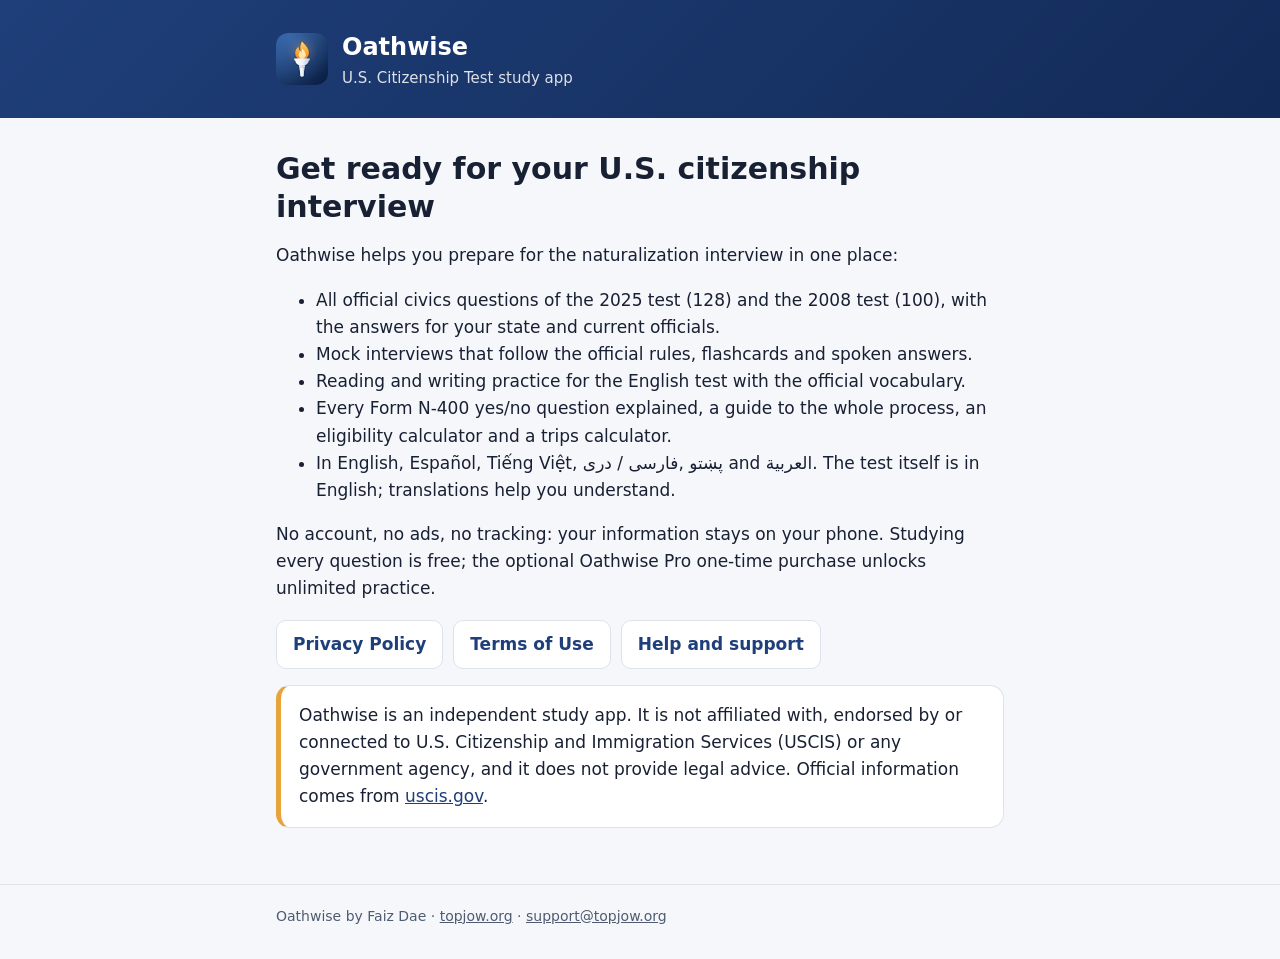
<file: index.html>
<!doctype html>
<html lang="en">
<head>
<meta charset="utf-8">
<meta name="viewport" content="width=device-width, initial-scale=1">
<title>Oathwise · U.S. Citizenship Test study app</title>
<meta name="description" content="Prepare for the U.S. naturalization interview: all official civics questions (2025 and 2008 tests), mock interviews, the English test and the Form N-400, in English, Spanish, Vietnamese, Persian, Pashto and Arabic.">
<link rel="icon" href="icon.png">
<link rel="stylesheet" href="style.css">
</head>
<body>
<header>
  <div class="wrap">
    <img src="icon.png" alt="" width="52" height="52">
    <div>
      <p class="name">Oathwise</p>
      <p class="tagline">U.S. Citizenship Test study app</p>
    </div>
  </div>
</header>
<main>
<div class="wrap">
<h1>Get ready for your U.S. citizenship interview</h1>
<p>Oathwise helps you prepare for the naturalization interview in one place:</p>
<ul>
  <li>All official civics questions of the 2025 test (128) and the 2008 test
  (100), with the answers for your state and current officials.</li>
  <li>Mock interviews that follow the official rules, flashcards and spoken
  answers.</li>
  <li>Reading and writing practice for the English test with the official
  vocabulary.</li>
  <li>Every Form N-400 yes/no question explained, a guide to the whole
  process, an eligibility calculator and a trips calculator.</li>
  <li>In English, Español, Tiếng Việt, <bdi lang="fa">فارسی / دری</bdi>,
  <bdi lang="ps">پښتو</bdi> and <bdi lang="ar">العربية</bdi>. The
  test itself is in English; translations help you understand.</li>
</ul>
<p>No account, no ads, no tracking: your information stays on your phone.
Studying every question is free; the optional Oathwise Pro one-time purchase
unlocks unlimited practice.</p>

<nav class="links">
  <a href="privacy/">Privacy Policy</a>
  <a href="terms/">Terms of Use</a>
  <a href="support/">Help and support</a>
</nav>

<div class="card note">Oathwise is an independent study app. It is not
affiliated with, endorsed by or connected to U.S. Citizenship and Immigration
Services (USCIS) or any government agency, and it does not provide legal
advice. Official information comes from
<a href="https://www.uscis.gov/citizenship">uscis.gov</a>.</div>
</div>
</main>
<footer>
  <div class="wrap">
    Oathwise by Faiz Dae · <a href="https://topjow.org">topjow.org</a> ·
    <a href="mailto:support@topjow.org">support@topjow.org</a>
  </div>
</footer>
</body>
</html>
</file>
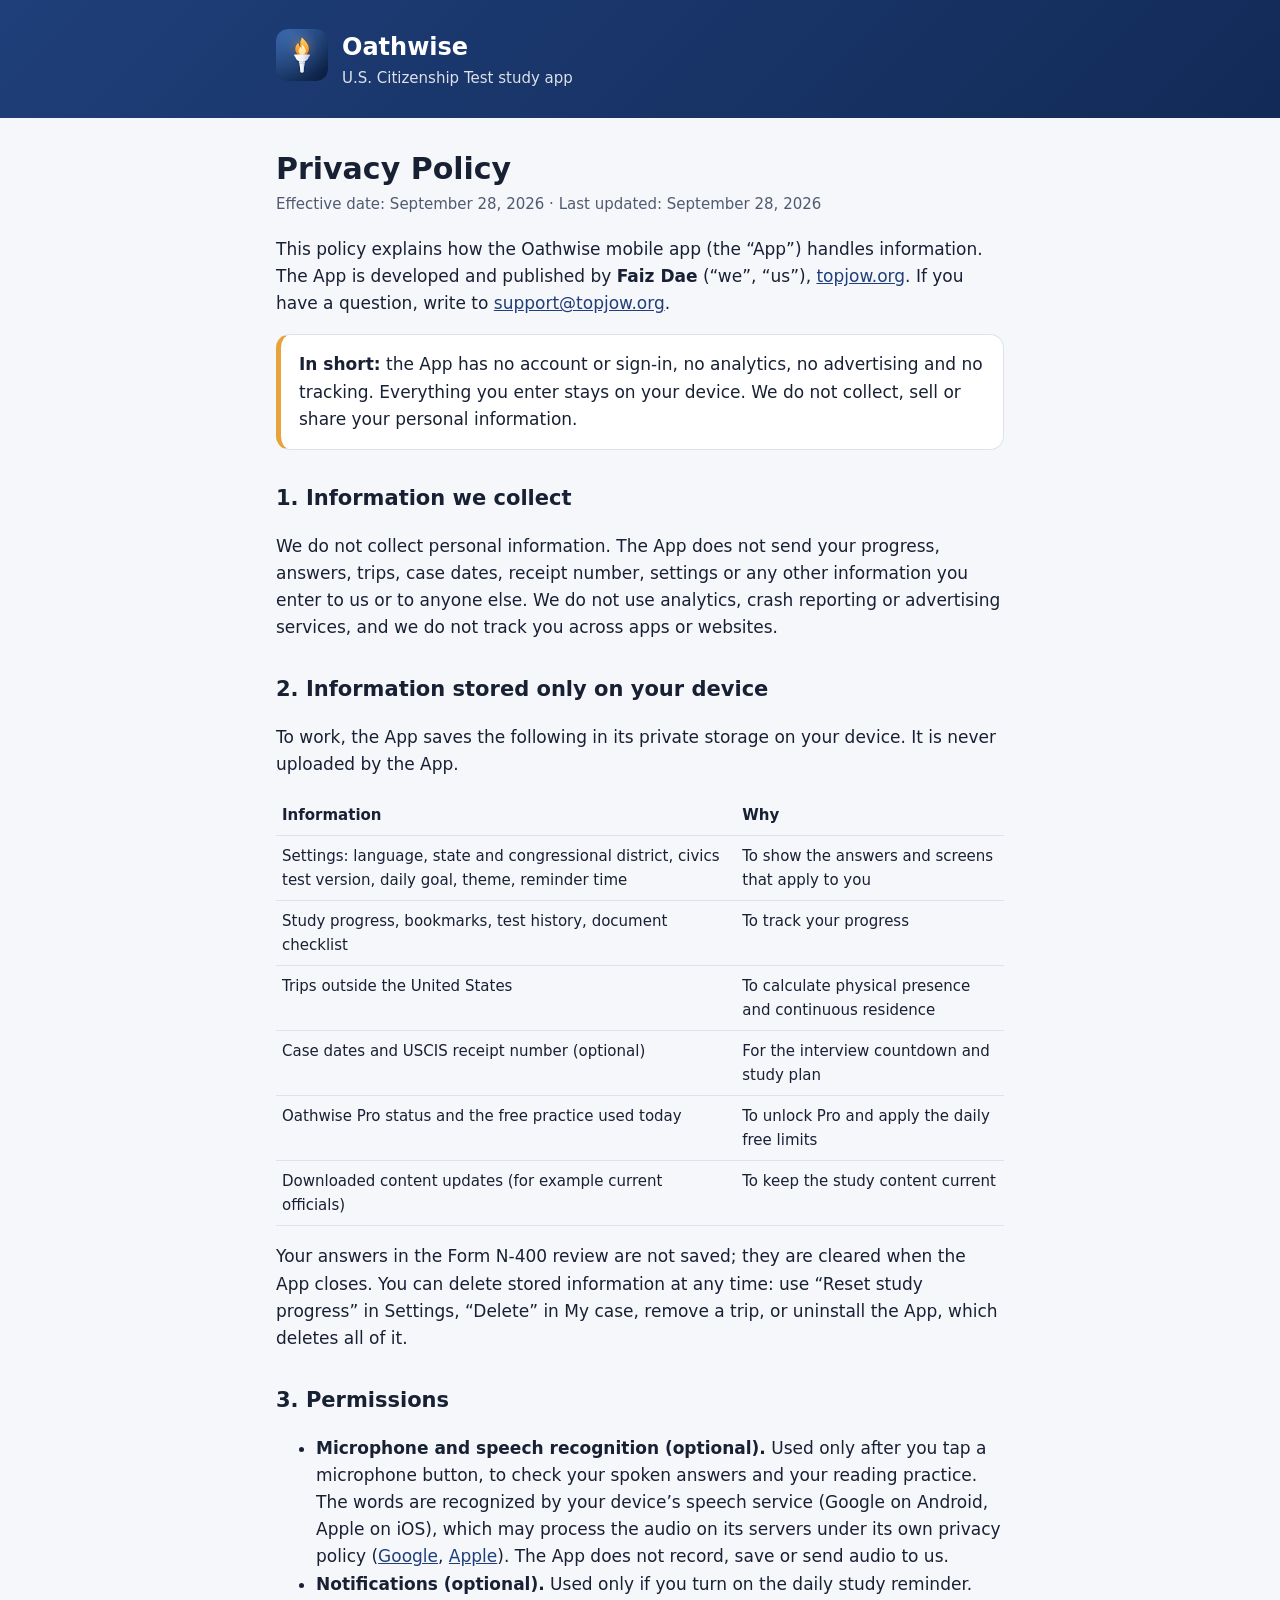
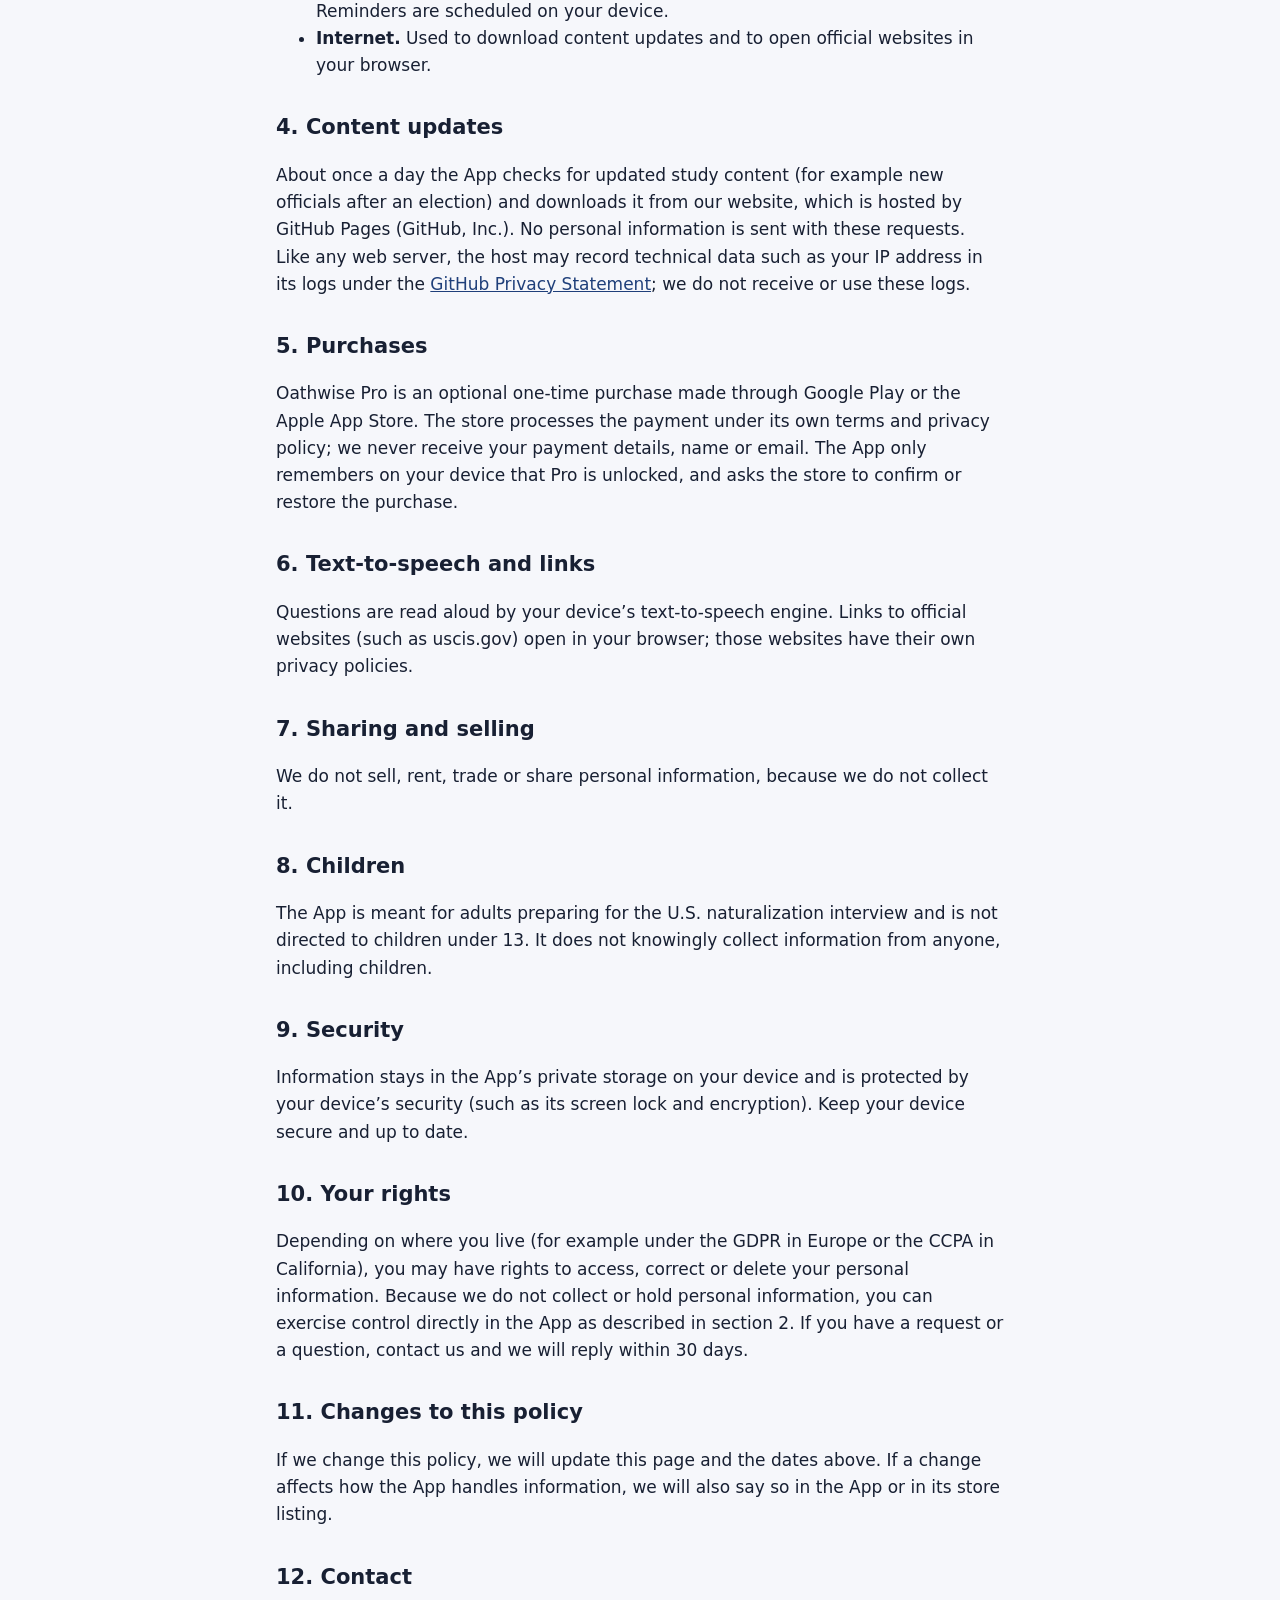
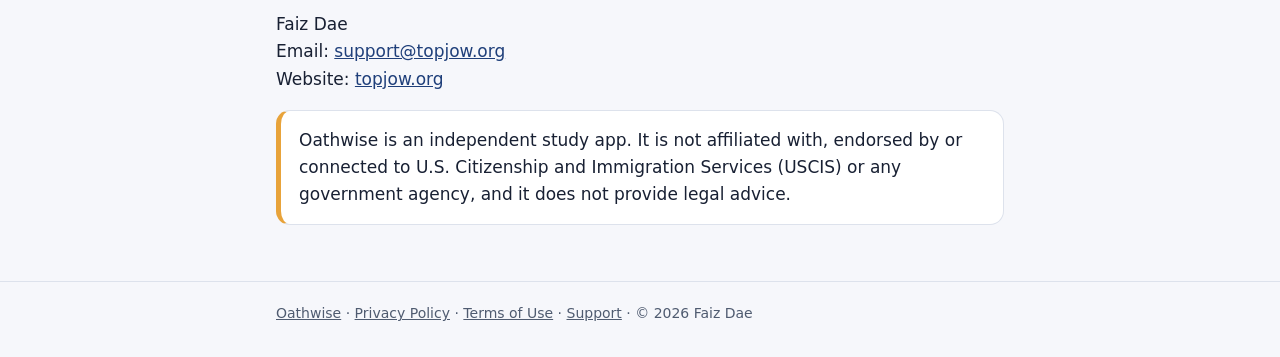
<file: privacy/index.html>
<!doctype html>
<html lang="en">
<head>
<meta charset="utf-8">
<meta name="viewport" content="width=device-width, initial-scale=1">
<title>Privacy Policy · Oathwise</title>
<meta name="description" content="Privacy policy of Oathwise, the U.S. citizenship test study app. No account, no analytics, no ads: your data stays on your device.">
<link rel="icon" href="../icon.png">
<link rel="stylesheet" href="../style.css">
</head>
<body>
<header>
  <div class="wrap">
    <a href="../" aria-label="Oathwise home"><img src="../icon.png" alt="" width="52" height="52"></a>
    <div>
      <p class="name"><a href="../">Oathwise</a></p>
      <p class="tagline">U.S. Citizenship Test study app</p>
    </div>
  </div>
</header>
<main>
<div class="wrap">
<h1>Privacy Policy</h1>
<p class="meta">Effective date: September 28, 2026 · Last updated: September 28, 2026</p>

<p>This policy explains how the Oathwise mobile app (the “App”) handles
information. The App is developed and published by <strong>Faiz Dae</strong>
(“we”, “us”), <a href="https://topjow.org">topjow.org</a>. If you have a
question, write to <a href="mailto:support@topjow.org">support@topjow.org</a>.</p>

<div class="card note">
  <strong>In short:</strong> the App has no account or sign-in, no analytics,
  no advertising and no tracking. Everything you enter stays on your device.
  We do not collect, sell or share your personal information.
</div>

<h2>1. Information we collect</h2>
<p>We do not collect personal information. The App does not send your
progress, answers, trips, case dates, receipt number, settings or any other
information you enter to us or to anyone else. We do not use analytics,
crash reporting or advertising services, and we do not track you across
apps or websites.</p>

<h2>2. Information stored only on your device</h2>
<p>To work, the App saves the following in its private storage on your
device. It is never uploaded by the App.</p>
<div class="table-scroll">
<table>
  <tr><th>Information</th><th>Why</th></tr>
  <tr><td>Settings: language, state and congressional district, civics test version, daily goal, theme, reminder time</td><td>To show the answers and screens that apply to you</td></tr>
  <tr><td>Study progress, bookmarks, test history, document checklist</td><td>To track your progress</td></tr>
  <tr><td>Trips outside the United States</td><td>To calculate physical presence and continuous residence</td></tr>
  <tr><td>Case dates and USCIS receipt number (optional)</td><td>For the interview countdown and study plan</td></tr>
  <tr><td>Oathwise Pro status and the free practice used today</td><td>To unlock Pro and apply the daily free limits</td></tr>
  <tr><td>Downloaded content updates (for example current officials)</td><td>To keep the study content current</td></tr>
</table>
</div>
<p>Your answers in the Form N-400 review are not saved; they are cleared
when the App closes. You can delete stored information at any time: use
“Reset study progress” in Settings, “Delete” in My case, remove a trip, or
uninstall the App, which deletes all of it.</p>

<h2>3. Permissions</h2>
<ul>
  <li><strong>Microphone and speech recognition (optional).</strong> Used only
  after you tap a microphone button, to check your spoken answers and your
  reading practice. The words are recognized by your device’s speech service
  (Google on Android, Apple on iOS), which may process the audio on its
  servers under its own privacy policy
  (<a href="https://policies.google.com/privacy">Google</a>,
  <a href="https://www.apple.com/legal/privacy/">Apple</a>). The App does not
  record, save or send audio to us.</li>
  <li><strong>Notifications (optional).</strong> Used only if you turn on the
  daily study reminder. Reminders are scheduled on your device.</li>
  <li><strong>Internet.</strong> Used to download content updates and to open
  official websites in your browser.</li>
</ul>

<h2>4. Content updates</h2>
<p>About once a day the App checks for updated study content (for example
new officials after an election) and downloads it from our website, which
is hosted by GitHub Pages (GitHub, Inc.). No personal information is sent
with these requests. Like any web server, the host may record technical data
such as your IP address in its logs under the
<a href="https://docs.github.com/en/site-policy/privacy-policies/github-general-privacy-statement">GitHub Privacy Statement</a>;
we do not receive or use these logs.</p>

<h2>5. Purchases</h2>
<p>Oathwise Pro is an optional one-time purchase made through Google Play or
the Apple App Store. The store processes the payment under its own terms and
privacy policy; we never receive your payment details, name or email. The
App only remembers on your device that Pro is unlocked, and asks the store to
confirm or restore the purchase.</p>

<h2>6. Text-to-speech and links</h2>
<p>Questions are read aloud by your device’s text-to-speech engine. Links to
official websites (such as uscis.gov) open in your browser; those websites
have their own privacy policies.</p>

<h2>7. Sharing and selling</h2>
<p>We do not sell, rent, trade or share personal information, because we do
not collect it.</p>

<h2>8. Children</h2>
<p>The App is meant for adults preparing for the U.S. naturalization
interview and is not directed to children under 13. It does not knowingly
collect information from anyone, including children.</p>

<h2>9. Security</h2>
<p>Information stays in the App’s private storage on your device and is
protected by your device’s security (such as its screen lock and
encryption). Keep your device secure and up to date.</p>

<h2>10. Your rights</h2>
<p>Depending on where you live (for example under the GDPR in Europe or the
CCPA in California), you may have rights to access, correct or delete your
personal information. Because we do not collect or hold personal information,
you can exercise control directly in the App as described in section 2. If
you have a request or a question, contact us and we will reply within 30
days.</p>

<h2>11. Changes to this policy</h2>
<p>If we change this policy, we will update this page and the dates above.
If a change affects how the App handles information, we will also say so in
the App or in its store listing.</p>

<h2>12. Contact</h2>
<p>Faiz Dae<br>
Email: <a href="mailto:support@topjow.org">support@topjow.org</a><br>
Website: <a href="https://topjow.org">topjow.org</a></p>

<div class="card note">Oathwise is an independent study app. It is not
affiliated with, endorsed by or connected to U.S. Citizenship and Immigration
Services (USCIS) or any government agency, and it does not provide legal
advice.</div>
</div>
</main>
<footer>
  <div class="wrap">
    <a href="../">Oathwise</a> · <a href="../privacy/">Privacy Policy</a> ·
    <a href="../terms/">Terms of Use</a> · <a href="../support/">Support</a> ·
    © 2026 Faiz Dae
  </div>
</footer>
</body>
</html>
</file>
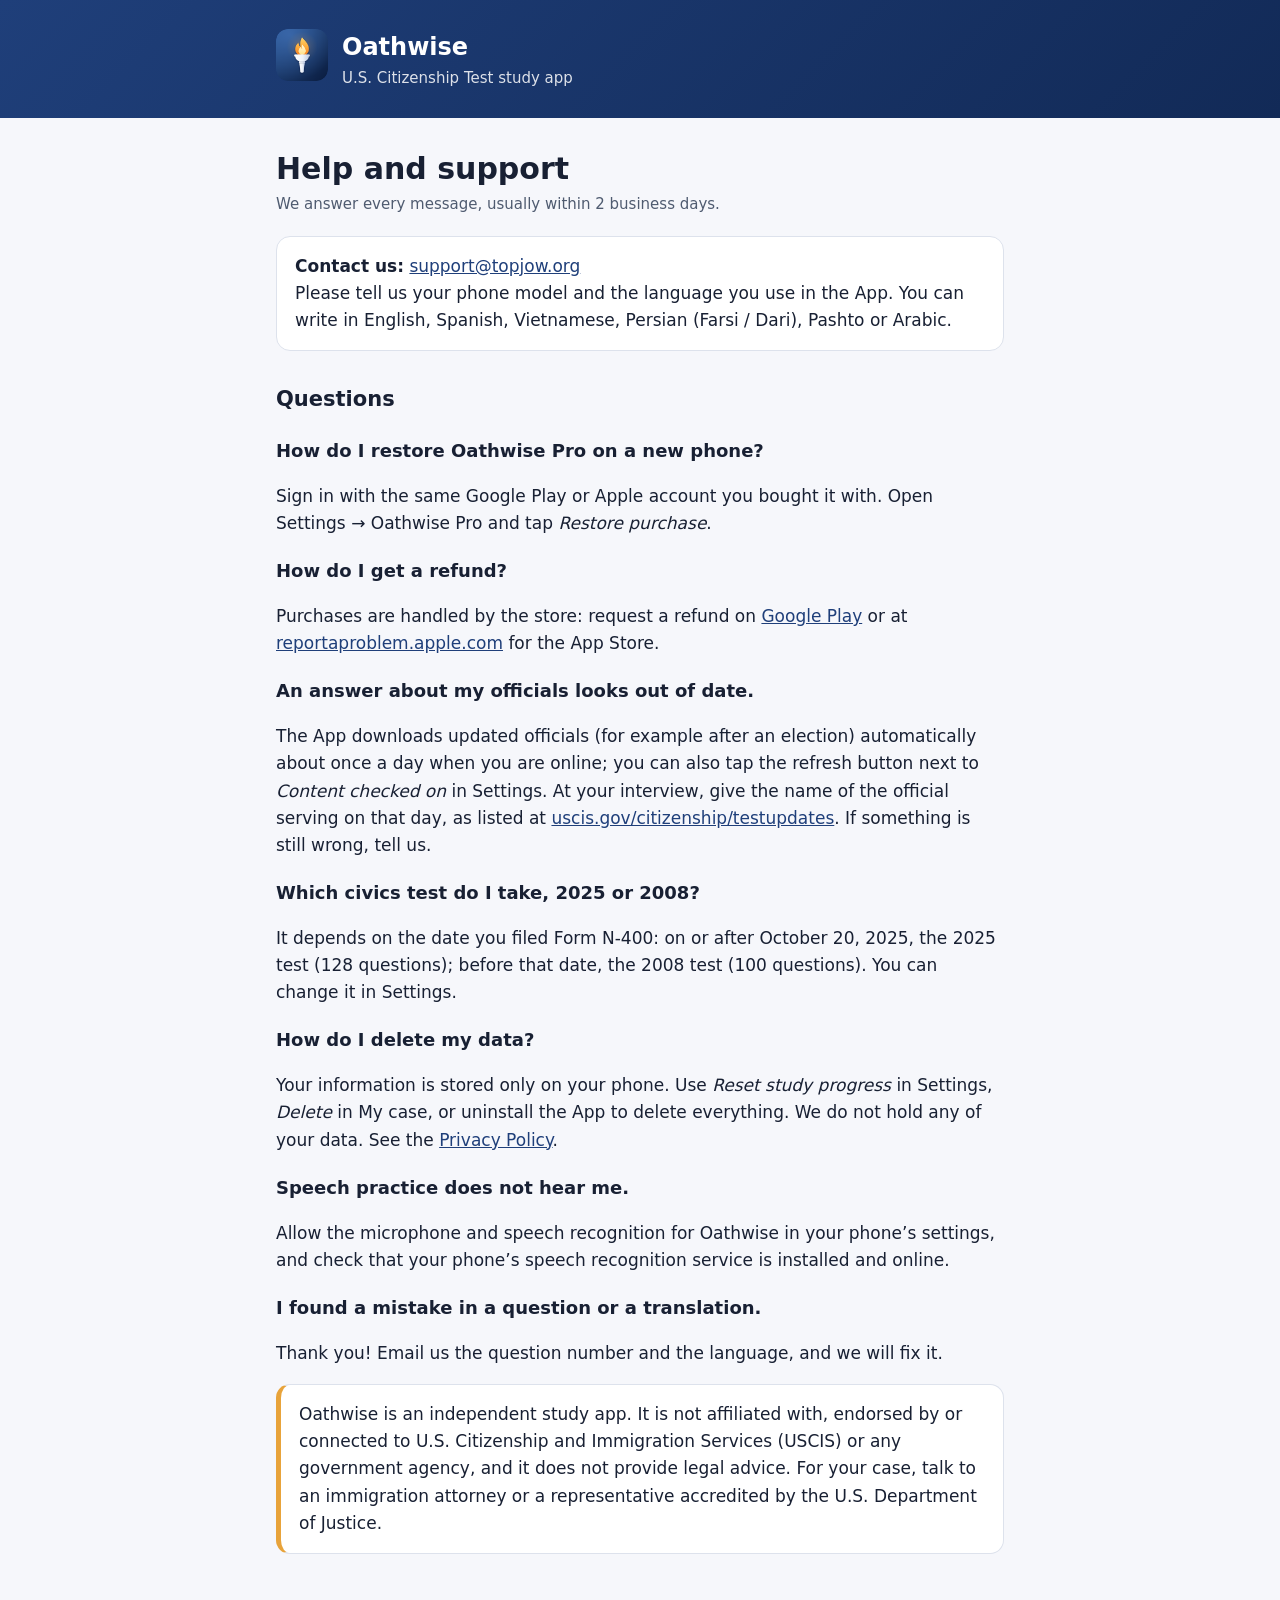
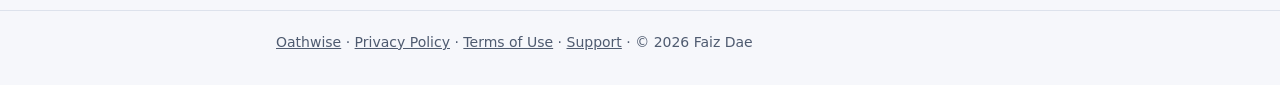
<file: support/index.html>
<!doctype html>
<html lang="en">
<head>
<meta charset="utf-8">
<meta name="viewport" content="width=device-width, initial-scale=1">
<title>Support · Oathwise</title>
<meta name="description" content="Help and contact for Oathwise, the U.S. citizenship test study app.">
<link rel="icon" href="../icon.png">
<link rel="stylesheet" href="../style.css">
</head>
<body>
<header>
  <div class="wrap">
    <a href="../" aria-label="Oathwise home"><img src="../icon.png" alt="" width="52" height="52"></a>
    <div>
      <p class="name"><a href="../">Oathwise</a></p>
      <p class="tagline">U.S. Citizenship Test study app</p>
    </div>
  </div>
</header>
<main>
<div class="wrap">
<h1>Help and support</h1>
<p class="meta">We answer every message, usually within 2 business days.</p>

<div class="card">
  <strong>Contact us:</strong>
  <a href="mailto:support@topjow.org?subject=Oathwise%20support">support@topjow.org</a><br>
  Please tell us your phone model and the language you use in the App. You can write in English, Spanish, Vietnamese, Persian
  (Farsi / Dari), Pashto or Arabic.
</div>

<h2>Questions</h2>

<h3>How do I restore Oathwise Pro on a new phone?</h3>
<p>Sign in with the same Google Play or Apple account you bought it with.
Open Settings → Oathwise Pro and tap <em>Restore purchase</em>.</p>

<h3>How do I get a refund?</h3>
<p>Purchases are handled by the store: request a refund on
<a href="https://support.google.com/googleplay/answer/2479637">Google Play</a>
or at <a href="https://reportaproblem.apple.com/">reportaproblem.apple.com</a>
for the App Store.</p>

<h3>An answer about my officials looks out of date.</h3>
<p>The App downloads updated officials (for example after an election)
automatically about once a day when you are online; you can also tap the
refresh button next to <em>Content checked on</em> in Settings. At your interview, give the name of
the official serving on that day, as listed at
<a href="https://www.uscis.gov/citizenship/testupdates">uscis.gov/citizenship/testupdates</a>.
If something is still wrong, tell us.</p>

<h3>Which civics test do I take, 2025 or 2008?</h3>
<p>It depends on the date you filed Form N-400: on or after October 20,
2025, the 2025 test (128 questions); before that date, the 2008 test (100
questions). You can change it in Settings.</p>

<h3>How do I delete my data?</h3>
<p>Your information is stored only on your phone. Use <em>Reset study
progress</em> in Settings, <em>Delete</em> in My case, or uninstall the App to
delete everything. We do not hold any of your data. See the
<a href="../privacy/">Privacy Policy</a>.</p>

<h3>Speech practice does not hear me.</h3>
<p>Allow the microphone and speech recognition for Oathwise in your phone’s
settings, and check that your phone’s speech recognition service is
installed and online.</p>

<h3>I found a mistake in a question or a translation.</h3>
<p>Thank you! Email us the question number and the language, and we will fix
it.</p>

<div class="card note">Oathwise is an independent study app. It is not
affiliated with, endorsed by or connected to U.S. Citizenship and Immigration
Services (USCIS) or any government agency, and it does not provide legal
advice. For your case, talk to an immigration attorney or a representative
accredited by the U.S. Department of Justice.</div>
</div>
</main>
<footer>
  <div class="wrap">
    <a href="../">Oathwise</a> · <a href="../privacy/">Privacy Policy</a> ·
    <a href="../terms/">Terms of Use</a> · <a href="../support/">Support</a> ·
    © 2026 Faiz Dae
  </div>
</footer>
</body>
</html>
</file>
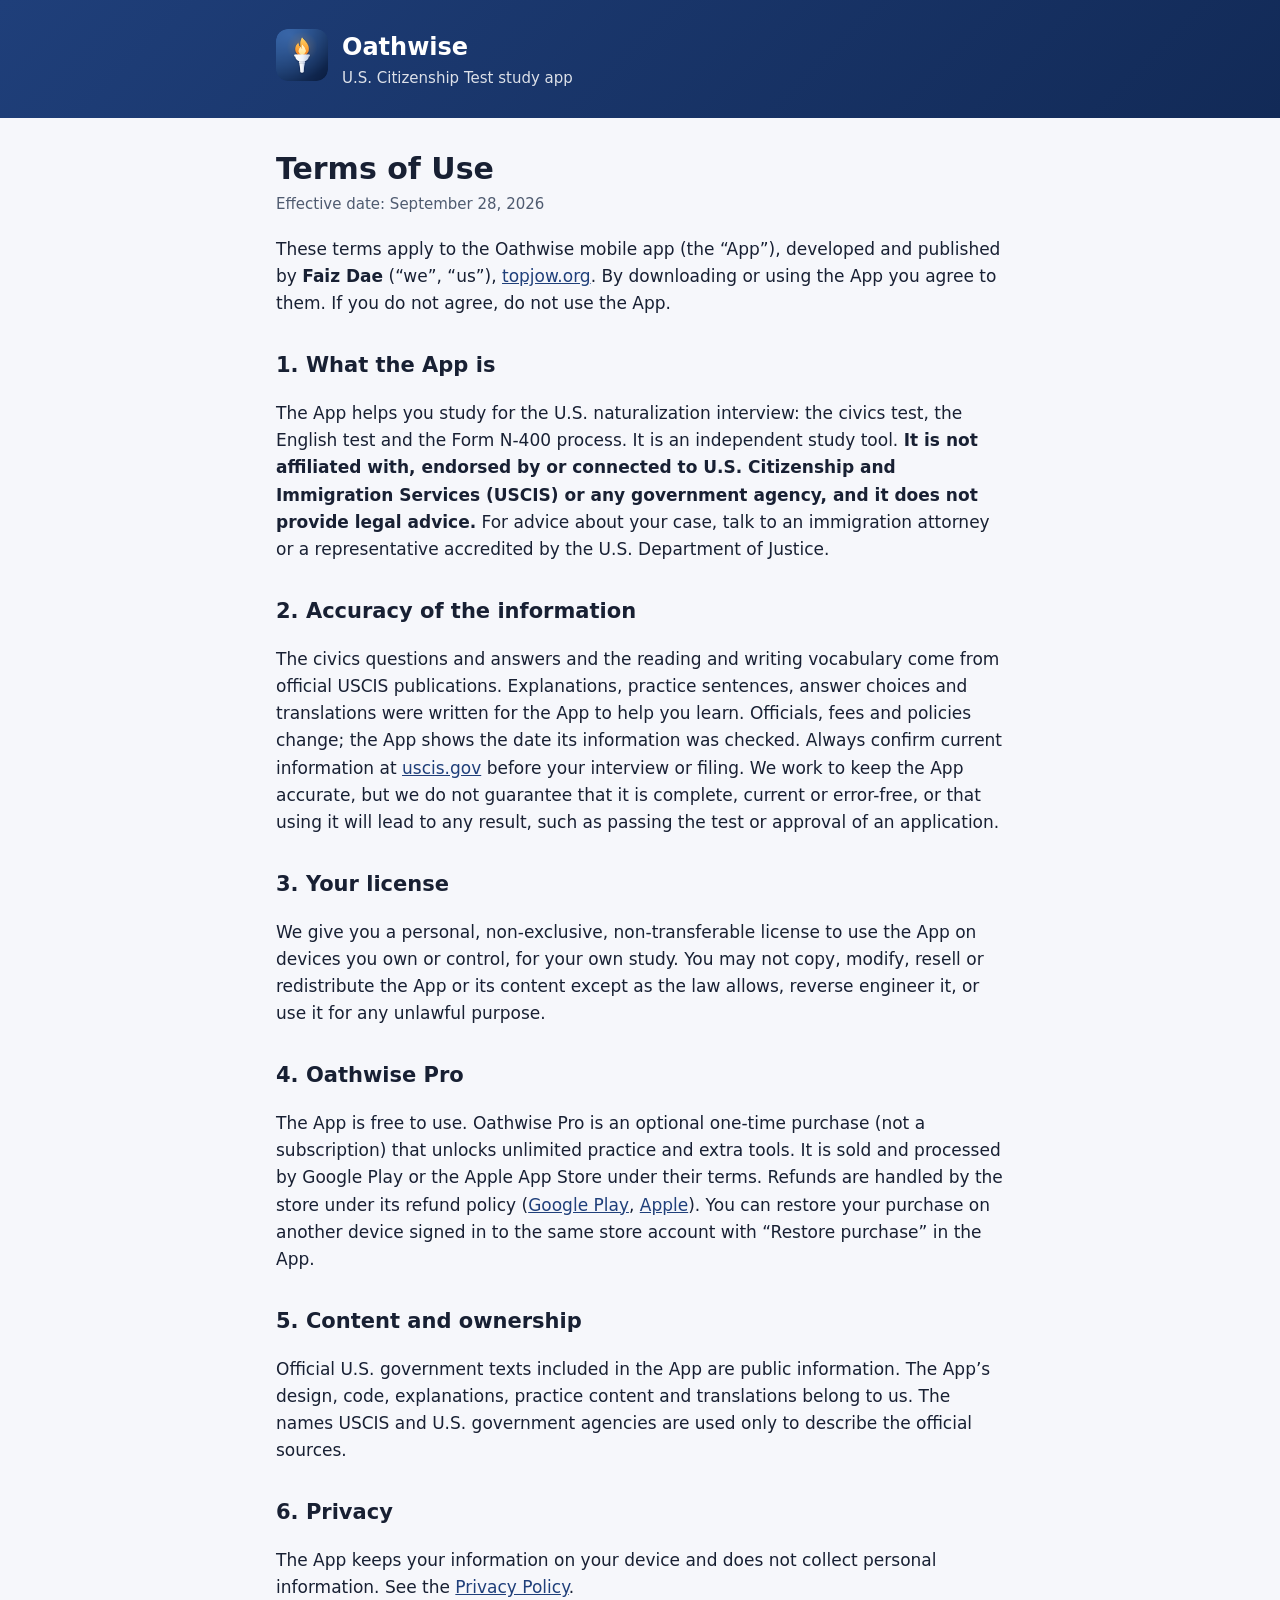
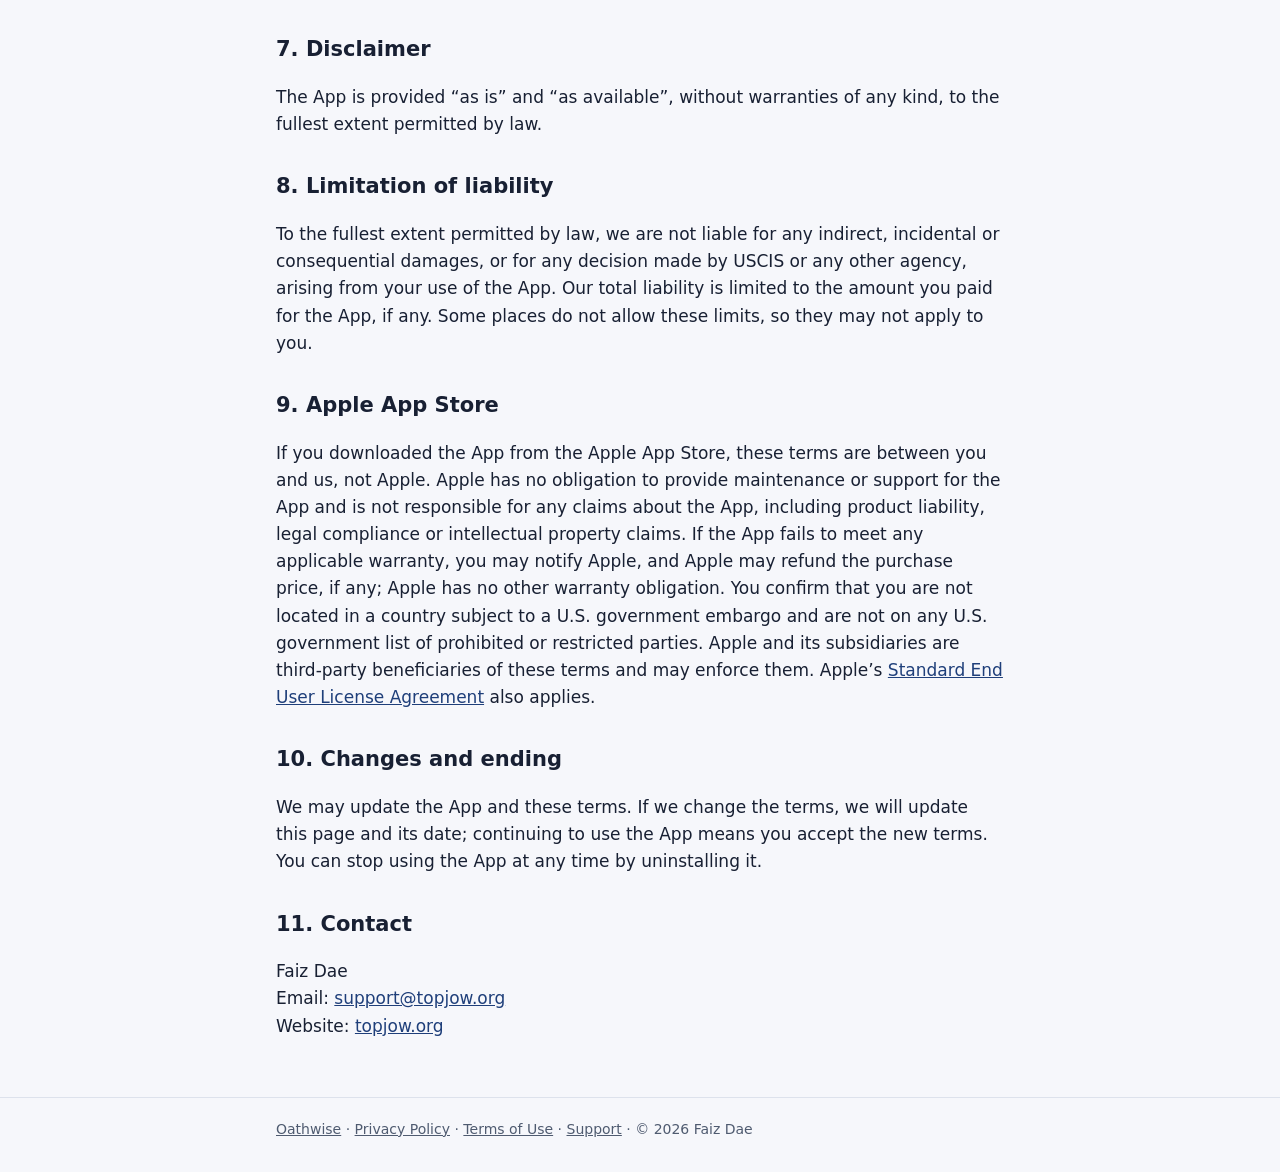
<file: terms/index.html>
<!doctype html>
<html lang="en">
<head>
<meta charset="utf-8">
<meta name="viewport" content="width=device-width, initial-scale=1">
<title>Terms of Use · Oathwise</title>
<meta name="description" content="Terms of use of Oathwise, the U.S. citizenship test study app.">
<link rel="icon" href="../icon.png">
<link rel="stylesheet" href="../style.css">
</head>
<body>
<header>
  <div class="wrap">
    <a href="../" aria-label="Oathwise home"><img src="../icon.png" alt="" width="52" height="52"></a>
    <div>
      <p class="name"><a href="../">Oathwise</a></p>
      <p class="tagline">U.S. Citizenship Test study app</p>
    </div>
  </div>
</header>
<main>
<div class="wrap">
<h1>Terms of Use</h1>
<p class="meta">Effective date: September 28, 2026</p>

<p>These terms apply to the Oathwise mobile app (the “App”), developed and
published by <strong>Faiz Dae</strong> (“we”, “us”),
<a href="https://topjow.org">topjow.org</a>. By downloading or using the App
you agree to them. If you do not agree, do not use the App.</p>

<h2>1. What the App is</h2>
<p>The App helps you study for the U.S. naturalization interview: the civics
test, the English test and the Form N-400 process. It is an independent study
tool. <strong>It is not affiliated with, endorsed by or connected to U.S.
Citizenship and Immigration Services (USCIS) or any government agency, and it
does not provide legal advice.</strong> For advice about your case, talk to
an immigration attorney or a representative accredited by the U.S.
Department of Justice.</p>

<h2>2. Accuracy of the information</h2>
<p>The civics questions and answers and the reading and writing vocabulary
come from official USCIS publications. Explanations, practice sentences,
answer choices and translations were written for the App to help you learn.
Officials, fees and policies change; the App shows the date its information
was checked. Always confirm current information at
<a href="https://www.uscis.gov/citizenship">uscis.gov</a> before your
interview or filing. We work to keep the App accurate, but we do not
guarantee that it is complete, current or error-free, or that using it will
lead to any result, such as passing the test or approval of an application.</p>

<h2>3. Your license</h2>
<p>We give you a personal, non-exclusive, non-transferable license to use the
App on devices you own or control, for your own study. You may not copy,
modify, resell or redistribute the App or its content except as the law
allows, reverse engineer it, or use it for any unlawful purpose.</p>

<h2>4. Oathwise Pro</h2>
<p>The App is free to use. Oathwise Pro is an optional one-time purchase
(not a subscription) that unlocks unlimited practice and extra tools. It is
sold and processed by Google Play or the Apple App Store under their terms.
Refunds are handled by the store under its refund policy
(<a href="https://support.google.com/googleplay/answer/2479637">Google Play</a>,
<a href="https://reportaproblem.apple.com/">Apple</a>). You can restore your
purchase on another device signed in to the same store account with
“Restore purchase” in the App.</p>

<h2>5. Content and ownership</h2>
<p>Official U.S. government texts included in the App are public
information. The App’s design, code, explanations, practice content and
translations belong to us. The names USCIS and U.S. government agencies are
used only to describe the official sources.</p>

<h2>6. Privacy</h2>
<p>The App keeps your information on your device and does not collect
personal information. See the <a href="../privacy/">Privacy Policy</a>.</p>

<h2>7. Disclaimer</h2>
<p>The App is provided “as is” and “as available”, without warranties of any
kind, to the fullest extent permitted by law.</p>

<h2>8. Limitation of liability</h2>
<p>To the fullest extent permitted by law, we are not liable for any
indirect, incidental or consequential damages, or for any decision made by
USCIS or any other agency, arising from your use of the App. Our total
liability is limited to the amount you paid for the App, if any. Some
places do not allow these limits, so they may not apply to you.</p>

<h2>9. Apple App Store</h2>
<p>If you downloaded the App from the Apple App Store, these terms are
between you and us, not Apple. Apple has no obligation to provide
maintenance or support for the App and is not responsible for any claims
about the App, including product liability, legal compliance or
intellectual property claims. If the App fails to meet any applicable
warranty, you may notify Apple, and Apple may refund the purchase price, if
any; Apple has no other warranty obligation. You confirm that you are not
located in a country subject to a U.S. government embargo and are not on any
U.S. government list of prohibited or restricted parties. Apple and its
subsidiaries are third-party beneficiaries of these terms and may enforce
them. Apple’s
<a href="https://www.apple.com/legal/internet-services/itunes/dev/stdeula/">Standard End User License Agreement</a>
also applies.</p>

<h2>10. Changes and ending</h2>
<p>We may update the App and these terms. If we change the terms, we will
update this page and its date; continuing to use the App means you accept
the new terms. You can stop using the App at any time by uninstalling it.</p>

<h2>11. Contact</h2>
<p>Faiz Dae<br>
Email: <a href="mailto:support@topjow.org">support@topjow.org</a><br>
Website: <a href="https://topjow.org">topjow.org</a></p>
</div>
</main>
<footer>
  <div class="wrap">
    <a href="../">Oathwise</a> · <a href="../privacy/">Privacy Policy</a> ·
    <a href="../terms/">Terms of Use</a> · <a href="../support/">Support</a> ·
    © 2026 Faiz Dae
  </div>
</footer>
</body>
</html>
</file>
<file: style.css>
:root {
  --bg: #f6f7fb;
  --card: #ffffff;
  --text: #182033;
  --muted: #4f5b70;
  --navy: #1f3f7a;
  --gold: #e8a33a;
  --line: #dde2ec;
}

@media (prefers-color-scheme: dark) {
  :root {
    --bg: #0f1522;
    --card: #182033;
    --text: #e8ecf4;
    --muted: #aab4c6;
    --navy: #8fb2ff;
    --line: #2b3650;
  }
}

* { box-sizing: border-box; }

html { -webkit-text-size-adjust: 100%; }

body {
  margin: 0;
  background: var(--bg);
  color: var(--text);
  font: 17px/1.6 system-ui, -apple-system, "Segoe UI", Roboto, "Helvetica Neue", Arial, sans-serif;
}

header {
  background: linear-gradient(135deg, #1f3f7a, #122a57);
  color: #fff;
  padding: 28px 16px;
}

header .wrap { display: flex; align-items: center; gap: 14px; }

header img { width: 52px; height: 52px; border-radius: 12px; }

header a { color: #fff; text-decoration: none; }

header .name { font-size: 24px; font-weight: 700; margin: 0; }

header .tagline { margin: 0; opacity: .85; font-size: 15px; }

.wrap { max-width: 760px; margin: 0 auto; padding: 0 16px; }

main .wrap { padding-top: 24px; padding-bottom: 40px; }

h1 { font-size: 30px; line-height: 1.25; margin: 8px 0 4px; }

h2 { font-size: 21px; margin: 32px 0 8px; }

h3 { font-size: 18px; margin: 20px 0 4px; }

a { color: var(--navy); }

.meta { color: var(--muted); margin: 0 0 20px; font-size: 15px; }

.card {
  background: var(--card);
  border: 1px solid var(--line);
  border-radius: 14px;
  padding: 16px 18px;
  margin: 16px 0;
}

.card.note { border-left: 5px solid var(--gold); }

table { width: 100%; border-collapse: collapse; font-size: 15px; }

th, td {
  text-align: left;
  vertical-align: top;
  padding: 8px 6px;
  border-bottom: 1px solid var(--line);
}

.table-scroll { overflow-x: auto; }

nav.links { display: flex; flex-wrap: wrap; gap: 10px; margin: 16px 0; }

nav.links a {
  display: inline-block;
  padding: 10px 16px;
  border-radius: 10px;
  background: var(--card);
  border: 1px solid var(--line);
  text-decoration: none;
  font-weight: 600;
}

footer {
  border-top: 1px solid var(--line);
  color: var(--muted);
  font-size: 14px;
  padding: 20px 0 32px;
}

footer a { color: var(--muted); }

[dir="rtl"] th, [dir="rtl"] td { text-align: right; }
</file>
